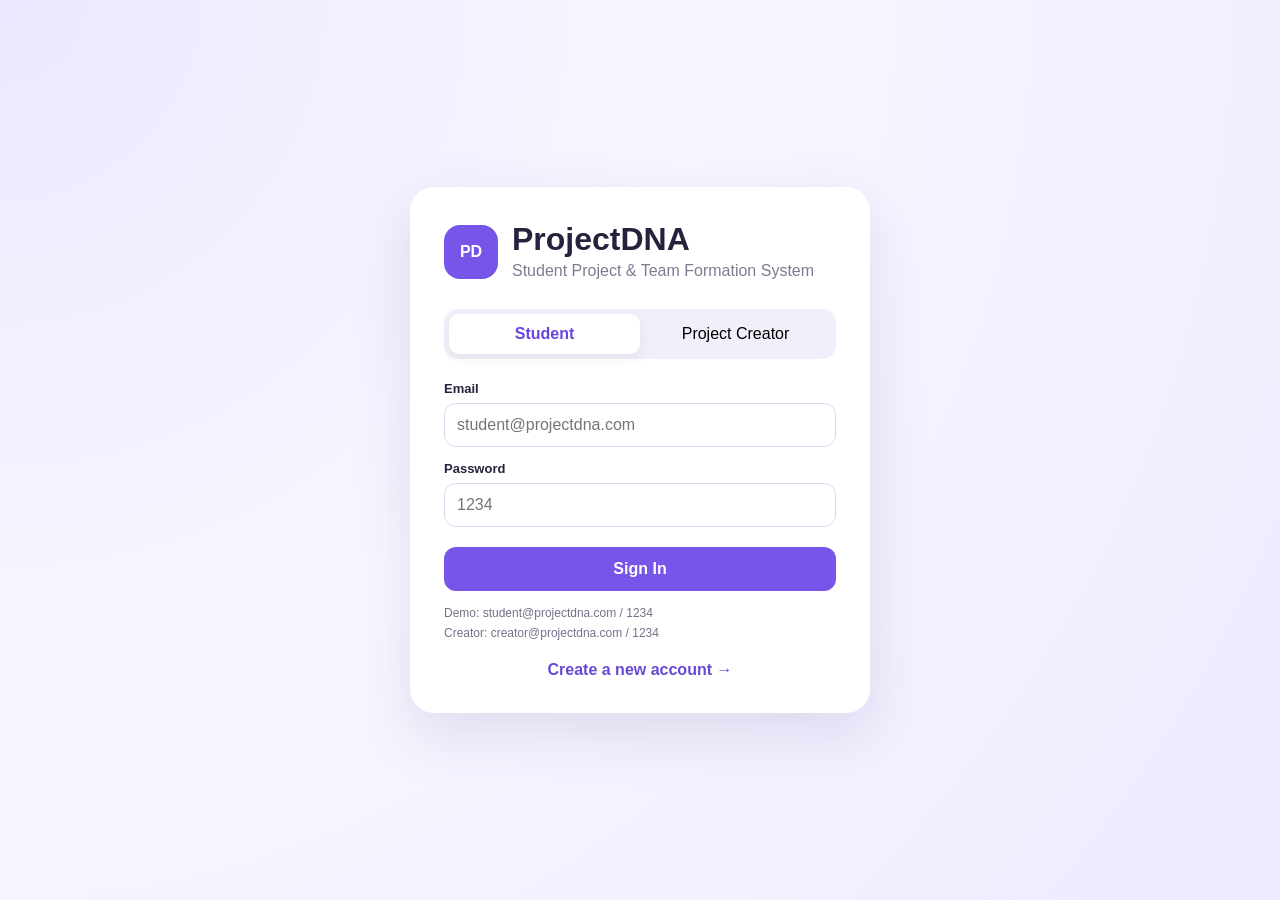
<file: web/index.html>
<!doctype html><html><head><meta charset="UTF-8"><meta name="viewport" content="width=device-width,initial-scale=1"><title>ProjectDNA - Login</title><link rel="stylesheet" href="css/style.css"></head><body class="login-bg"><div class="login-card"><div class="brand"><div class="logo">PD</div><div><h1>ProjectDNA</h1><p>Student Project & Team Formation System</p></div></div><div class="tabs"><button class="tab active" data-type="student">Student</button><button class="tab" data-type="creator">Project Creator</button></div><form id="loginForm"><label>Email</label><input id="email" type="email" required placeholder="student@projectdna.com"><label>Password</label><input id="password" type="password" required placeholder="1234"><button class="primary" type="submit">Sign In</button></form><div id="msg" class="msg"></div><p class="hint">Demo: student@projectdna.com / 1234<br>Creator: creator@projectdna.com / 1234</p><a class="register-link" href="register.html">Create a new account →</a></div><script src="js/app.js"></script></body></html>
</file>
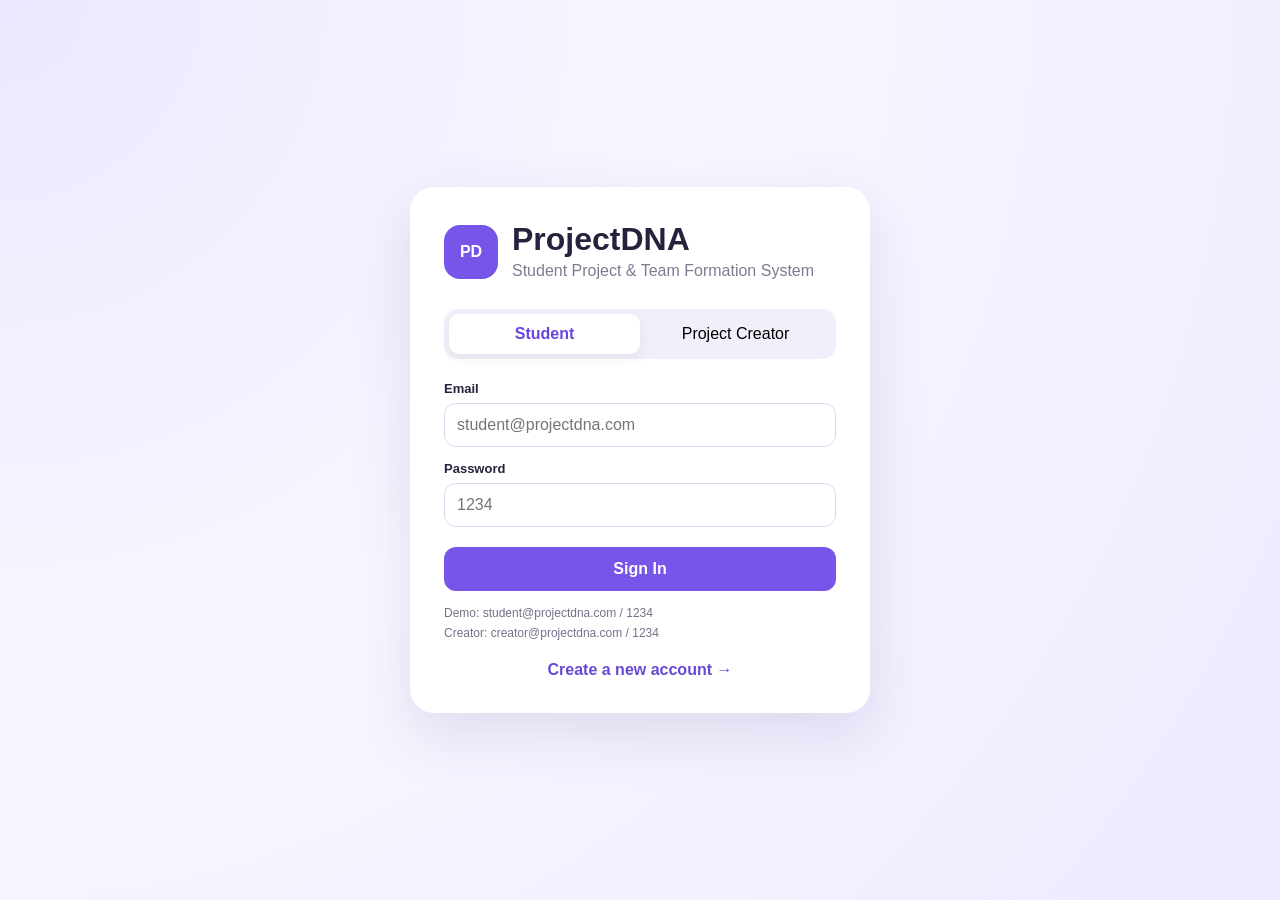
<file: web/contacts.html>
<!doctype html><html><head><meta charset="UTF-8"><meta name="viewport" content="width=device-width,initial-scale=1"><title>Contact & Requests - ProjectDNA</title><link rel="stylesheet" href="css/style.css"></head><body><div id="app"></div><script>window.PAGE='contacts'</script><script src="js/app.js"></script></body></html>
</file>
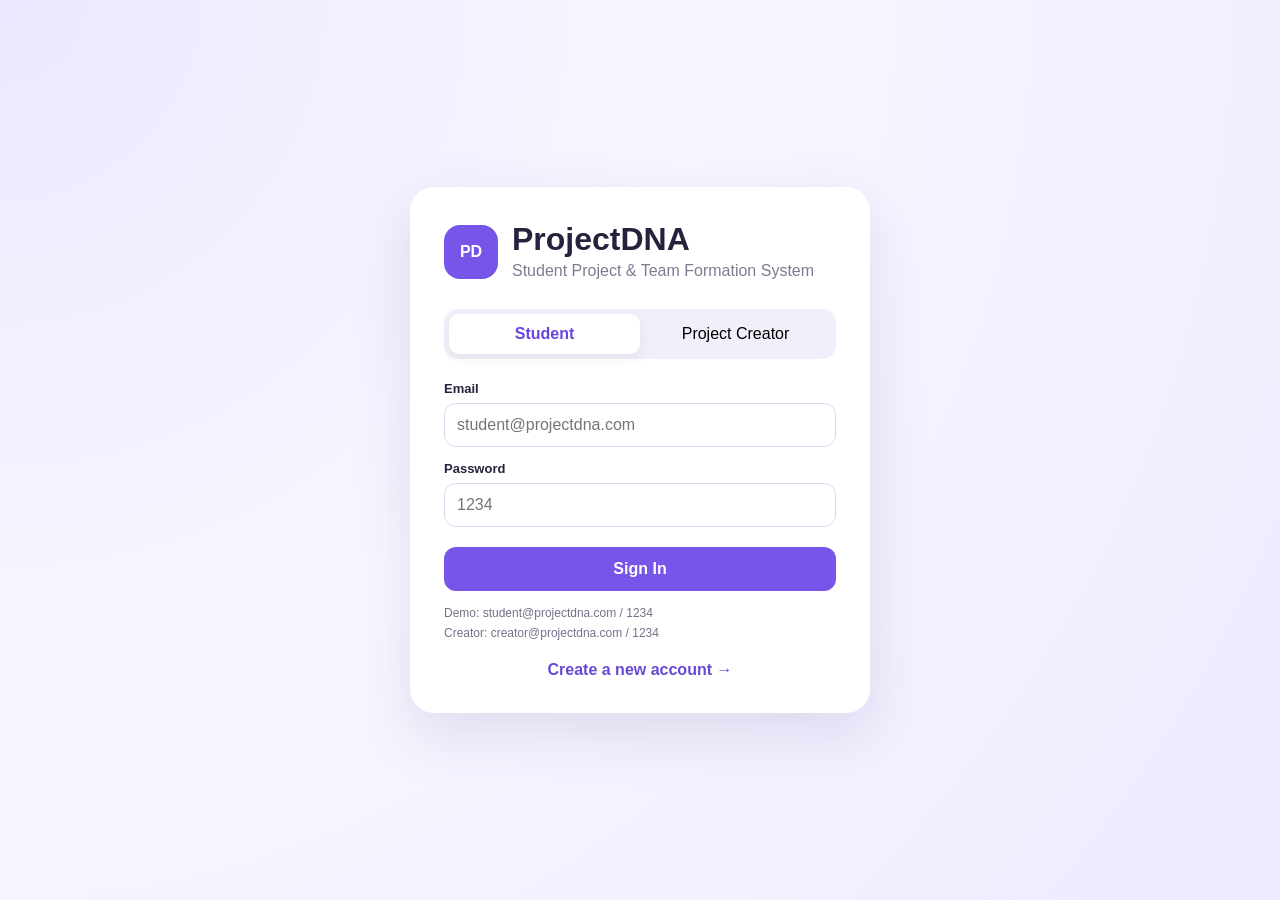
<file: web/creator.html>
<!doctype html><html><head><meta charset="UTF-8"><meta name="viewport" content="width=device-width,initial-scale=1"><title>Creator Dashboard</title><link rel="stylesheet" href="css/style.css"></head><body><div id="app"></div><script>window.PAGE='creatorDashboard'</script><script src="js/app.js"></script></body></html>
</file>
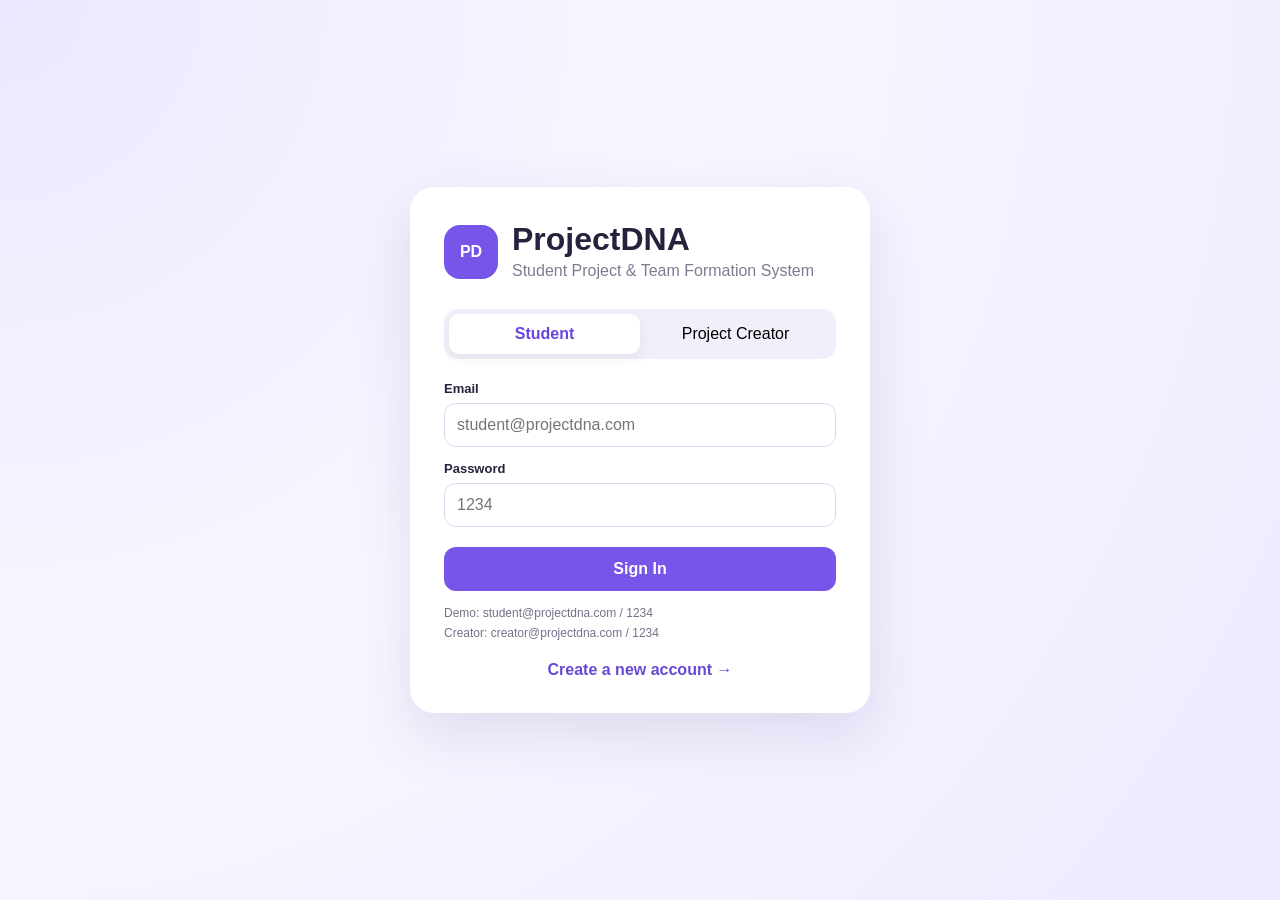
<file: web/dashboard.html>
<!doctype html><html><head><meta charset="UTF-8"><meta name="viewport" content="width=device-width,initial-scale=1"><title>Student Dashboard</title><link rel="stylesheet" href="css/style.css"></head><body><div id="app"></div><script>window.PAGE='studentDashboard'</script><script src="js/app.js"></script></body></html>
</file>
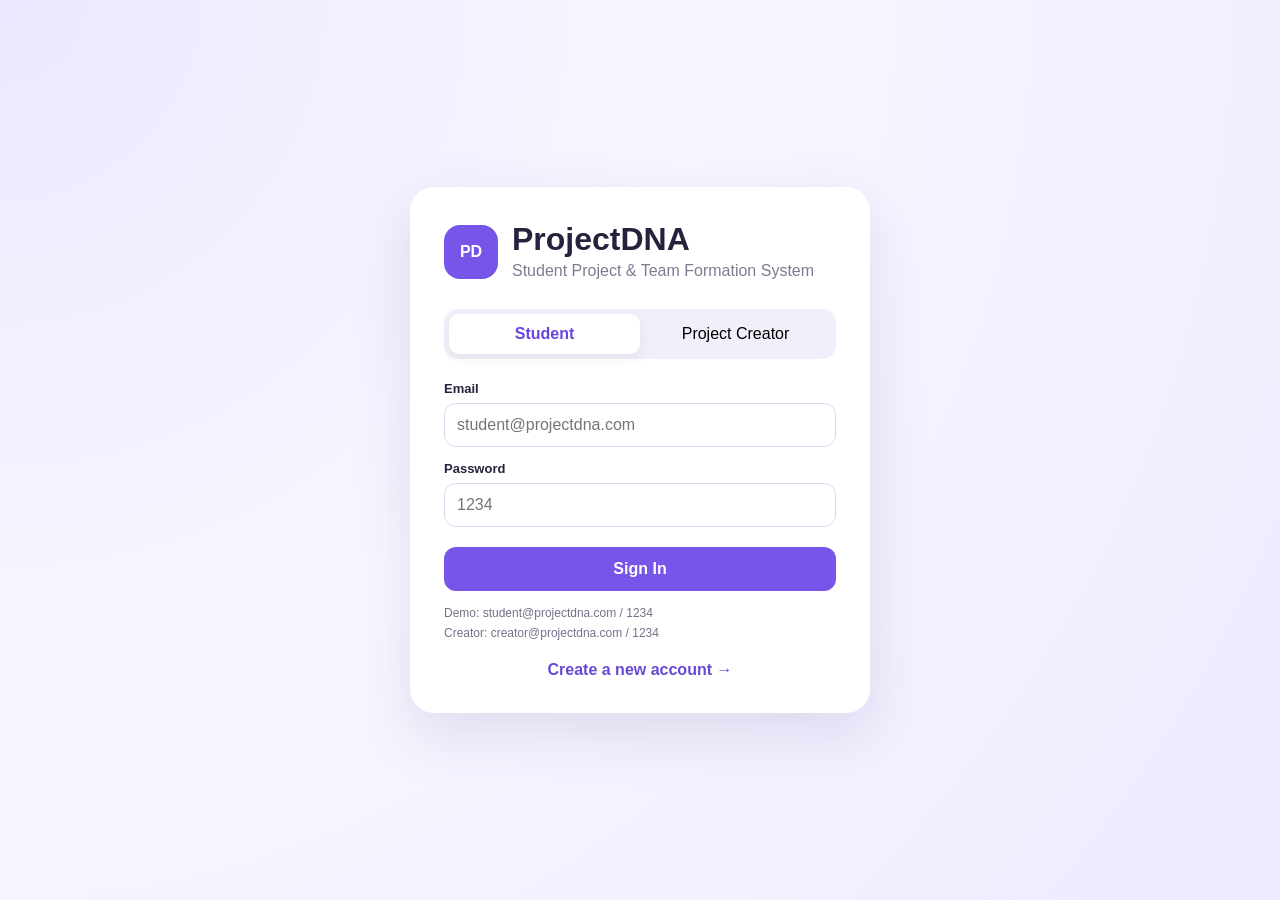
<file: web/profile.html>
<!doctype html><html><head><meta charset="UTF-8"><meta name="viewport" content="width=device-width,initial-scale=1"><title>Profile</title><link rel="stylesheet" href="css/style.css"></head><body><div id="app"></div><script>window.PAGE='profile'</script><script src="js/app.js"></script></body></html>
</file>
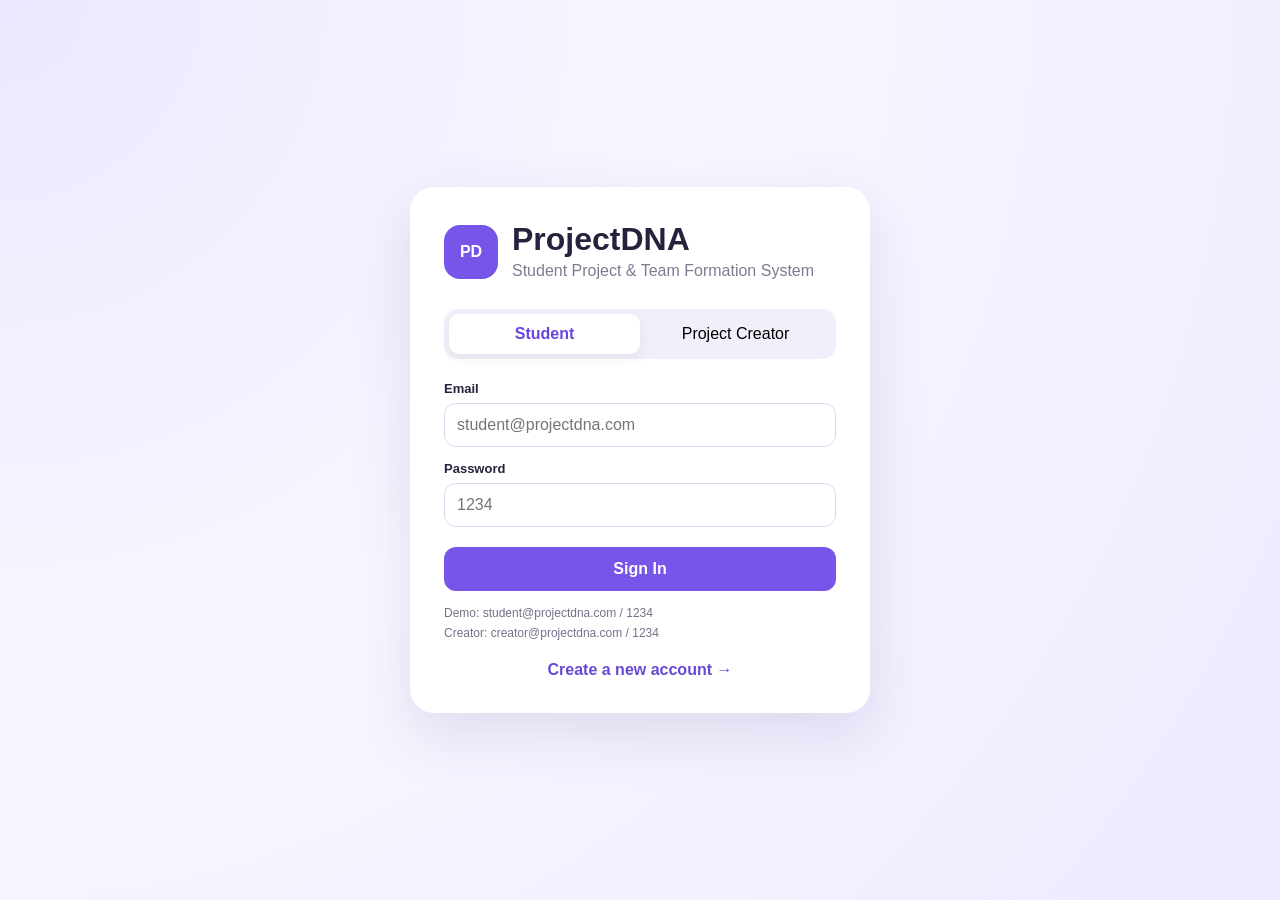
<file: web/projects.html>
<!doctype html><html><head><meta charset="UTF-8"><meta name="viewport" content="width=device-width,initial-scale=1"><title>Projects</title><link rel="stylesheet" href="css/style.css"></head><body><div id="app"></div><script>window.PAGE='projects'</script><script src="js/app.js"></script></body></html>
</file>
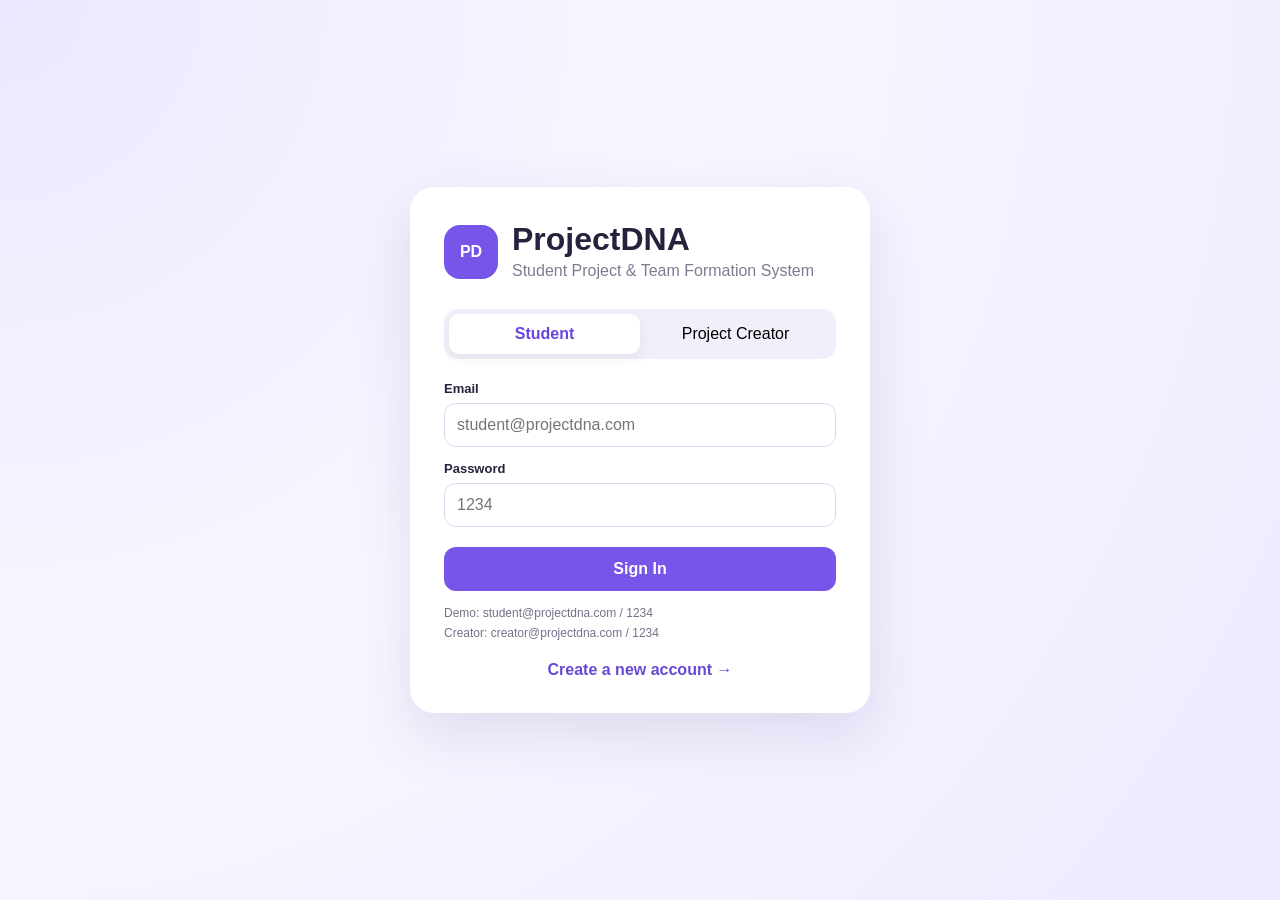
<file: web/recommendations.html>
<!doctype html><html><head><meta charset="UTF-8"><meta name="viewport" content="width=device-width,initial-scale=1"><title>Recommendations</title><link rel="stylesheet" href="css/style.css"></head><body><div id="app"></div><script>window.PAGE='recommendations'</script><script src="js/app.js"></script></body></html>
</file>
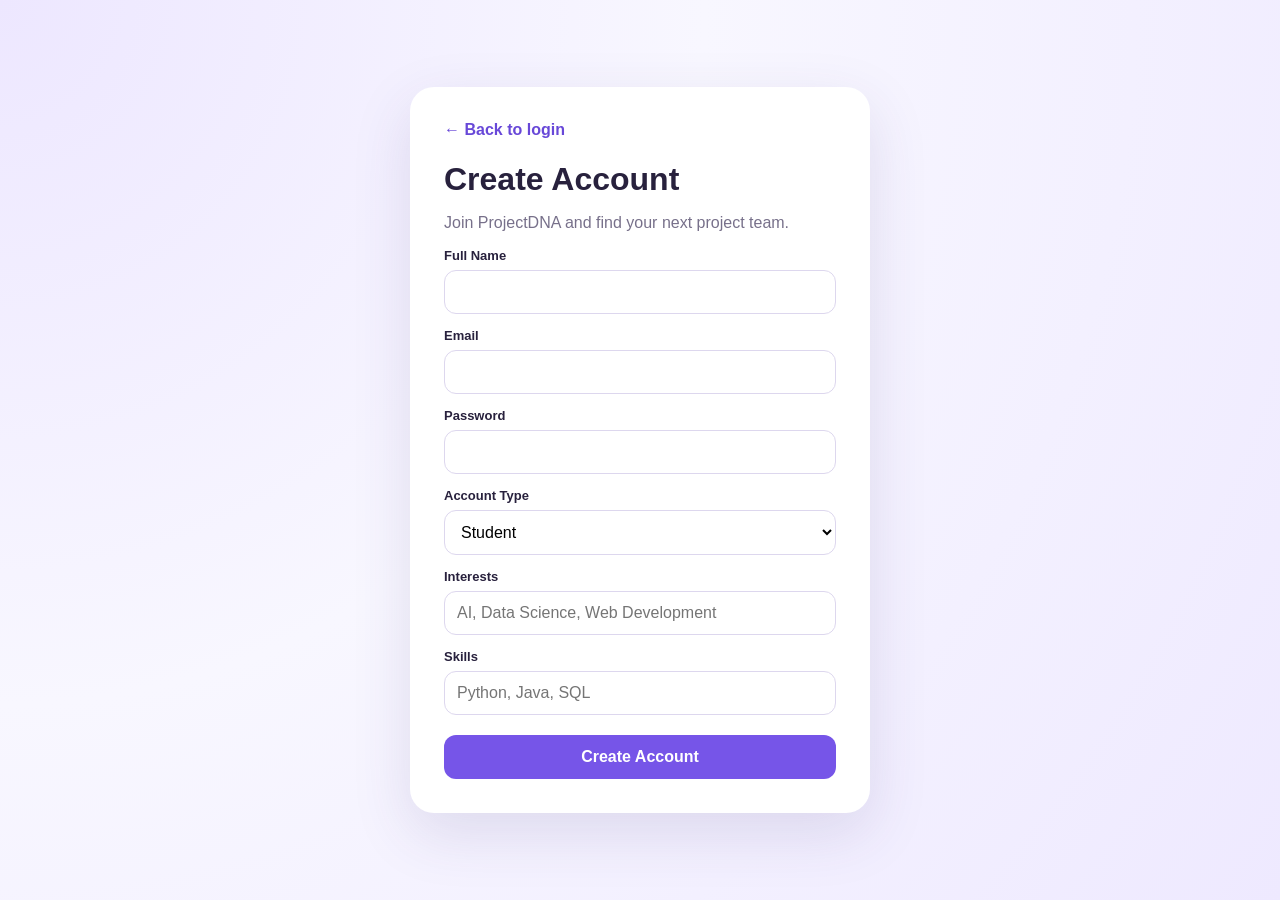
<file: web/register.html>
<!doctype html><html><head><meta charset="UTF-8"><meta name="viewport" content="width=device-width,initial-scale=1"><title>Register - ProjectDNA</title><link rel="stylesheet" href="css/style.css"></head><body class="login-bg"><div class="form-card"><a class="back" href="index.html">← Back to login</a><h1>Create Account</h1><p>Join ProjectDNA and find your next project team.</p><form id="registerForm"><label>Full Name</label><input id="name" required><label>Email</label><input id="email" type="email" required><label>Password</label><input id="password" type="password" required><label>Account Type</label><select id="type"><option value="student">Student</option><option value="creator">Project Creator</option></select><div id="studentFields"><label>Interests</label><input id="interests" placeholder="AI, Data Science, Web Development"><label>Skills</label><input id="skills" placeholder="Python, Java, SQL"></div><div id="creatorFields" class="hidden"><label>Organization / Department</label><input id="organization"><label>Area of Expertise</label><input id="expertise"></div><button class="primary" type="submit">Create Account</button></form><div id="msg" class="msg"></div></div><script src="js/app.js"></script></body></html>
</file>
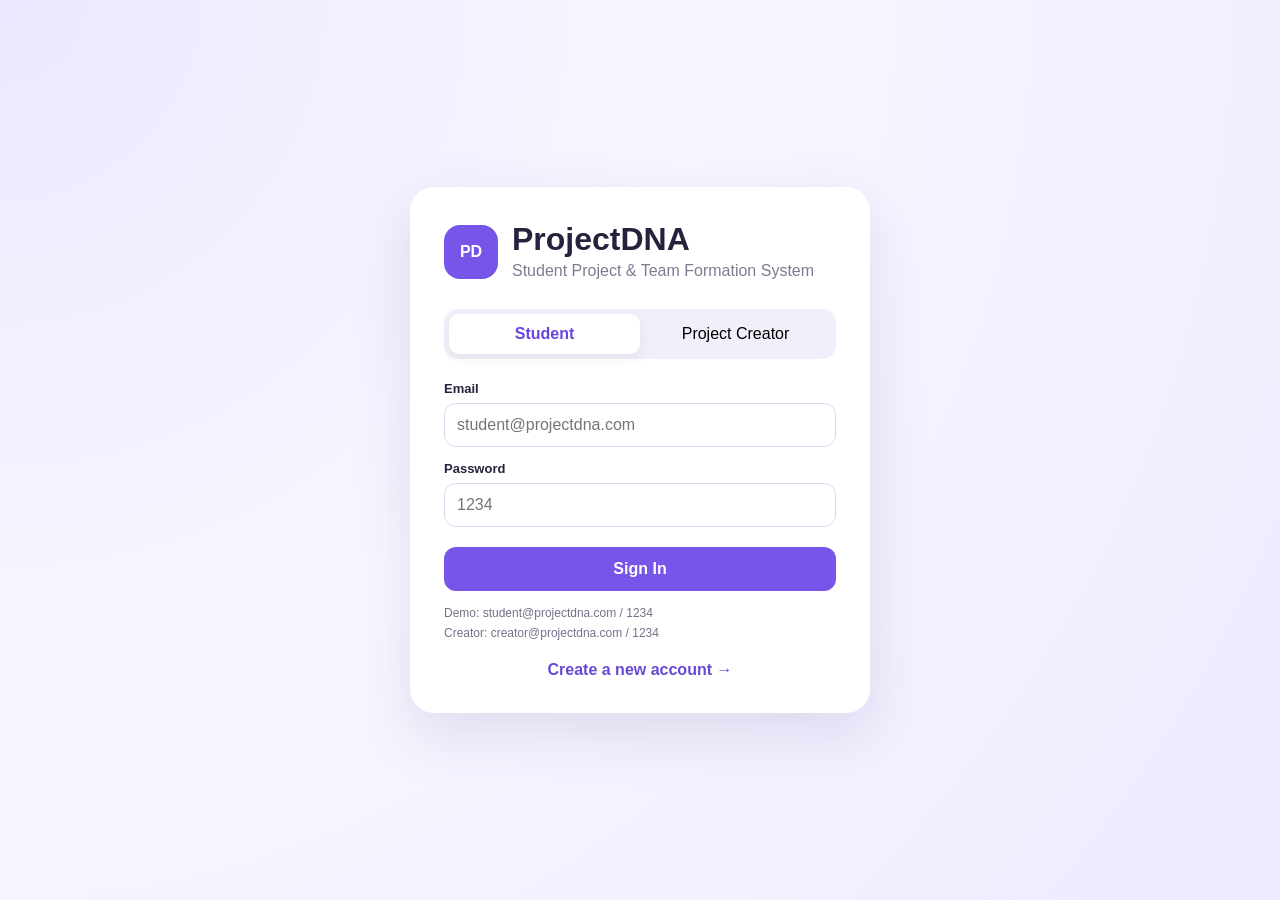
<file: web/team.html>
<!doctype html><html><head><meta charset="UTF-8"><meta name="viewport" content="width=device-width,initial-scale=1"><title>Team Formation</title><link rel="stylesheet" href="css/style.css"></head><body><div id="app"></div><script>window.PAGE='team'</script><script src="js/app.js"></script></body></html>
</file>
<file: web/css/style.css>
*{box-sizing:border-box}body{margin:0;font-family:Inter,Segoe UI,Arial,sans-serif;color:#28213d;background:#f7f5ff}button,input,select{font:inherit}a{text-decoration:none;color:inherit}.login-bg{min-height:100vh;display:grid;place-items:center;background:radial-gradient(circle at top left,#ede7ff,#f8f7ff 45%,#eee9ff)}.login-card,.form-card{width:min(460px,92%);background:#fff;padding:34px;border-radius:24px;box-shadow:0 20px 60px #44327a22}.brand{display:flex;gap:14px;align-items:center;margin-bottom:25px}.logo{width:54px;height:54px;border-radius:16px;background:#7655e8;color:#fff;display:grid;place-items:center;font-weight:800}.brand h1{margin:0}.brand p{margin:4px 0;color:#807a91}.tabs{display:flex;background:#f2effb;padding:5px;border-radius:14px;margin-bottom:22px}.tab{flex:1;border:0;background:transparent;padding:11px;border-radius:10px;cursor:pointer}.tab.active{background:#fff;box-shadow:0 4px 14px #00000010;color:#6945df;font-weight:700}label{display:block;font-size:13px;font-weight:700;margin:14px 0 7px}input,select{width:100%;border:1px solid #ddd7ee;border-radius:12px;padding:12px;background:#fff;outline:none}input:focus,select:focus{border-color:#8c70ec;box-shadow:0 0 0 3px #8c70ec18}.primary{width:100%;border:0;border-radius:12px;padding:13px;margin-top:20px;background:#7655e8;color:#fff;font-weight:700;cursor:pointer}.primary:hover{background:#6543db}.msg{margin-top:15px;padding:10px;border-radius:10px;background:#f2effb;display:none}.msg.show{display:block}.hint{font-size:12px;color:#77708a;line-height:1.7}.register-link{display:block;text-align:center;margin-top:18px;color:#6848d8;font-weight:700}.hidden{display:none}.back{color:#6848d8;font-weight:700}.form-card h1{margin-bottom:4px}.form-card>p{color:#77708a}.layout{min-height:100vh;display:flex}.side{width:235px;background:#211a35;color:#fff;padding:24px;position:fixed;top:0;bottom:0}.side h2{margin:0 0 30px}.side a{display:block;padding:12px 14px;border-radius:10px;color:#cfc8df;margin:5px 0}.side a:hover,.side a.active{background:#7655e8;color:#fff}.main{margin-left:235px;width:calc(100% - 235px);padding:34px}.top{display:flex;justify-content:space-between;align-items:center;margin-bottom:25px}.top h1{margin:0}.muted{color:#77708a}.grid{display:grid;grid-template-columns:repeat(3,1fr);gap:18px}.grid2{display:grid;grid-template-columns:repeat(2,1fr);gap:18px}.card{background:#fff;border:1px solid #ece8f5;border-radius:18px;padding:20px;box-shadow:0 8px 25px #47356d0c}.stat b{font-size:30px;display:block;color:#6040d4}.actions{display:grid;grid-template-columns:repeat(4,1fr);gap:14px;margin-top:18px}.action{background:#fff;padding:20px;border-radius:16px;border:1px solid #ece8f5;font-weight:700}.action span{display:block;font-size:28px;margin-bottom:10px}.tag{display:inline-block;background:#eee9ff;color:#5c40c7;border-radius:20px;padding:6px 10px;font-size:12px;margin:3px}.progress{height:9px;background:#eeeaf5;border-radius:20px;overflow:hidden}.progress i{display:block;height:100%;background:#7655e8}.project{display:flex;justify-content:space-between;gap:20px}.match{min-width:105px;text-align:center}.match strong{font-size:24px;color:#6945df}.tablelike{display:grid;gap:12px}.student{display:flex;justify-content:space-between;align-items:center;gap:15px}.selected{background:#f0ecff;border-color:#8d72ed}.danger{color:#b72f54;cursor:pointer}.smallbtn{border:0;background:#eee9ff;color:#5f42cb;border-radius:9px;padding:9px 12px;cursor:pointer;font-weight:700}.form-grid{display:grid;grid-template-columns:1fr 1fr;gap:15px}.full{grid-column:1/-1}.toast{position:fixed;right:25px;bottom:25px;background:#29203e;color:#fff;padding:14px 18px;border-radius:12px;display:none}.toast.show{display:block}@media(max-width:850px){.side{position:static;width:100%;height:auto}.layout{display:block}.main{margin:0;width:100%;padding:20px}.grid,.grid2,.actions{grid-template-columns:1fr}.form-grid{grid-template-columns:1fr}}
.badge{display:inline-flex;min-width:20px;height:20px;padding:0 6px;align-items:center;justify-content:center;border-radius:20px;background:#ff6b8a;color:#fff;font-size:11px;font-weight:800;float:right}.user-chip{background:#fff;border:1px solid #ece8f5;border-radius:14px;padding:9px 13px;font-weight:700}.user-chip span{display:block;font-size:11px;color:#7b7390;font-weight:500}.hero{display:flex;justify-content:space-between;align-items:center;gap:20px;margin-bottom:18px}.hero h2{margin:6px 0}.eyebrow{font-size:11px;letter-spacing:1.2px;font-weight:800;color:#7655e8}.primary-link{background:#7655e8;color:#fff;padding:12px 16px;border-radius:12px;font-weight:800;white-space:nowrap}.section-head{display:flex;justify-content:space-between;align-items:end;margin:20px 0 12px}.section-head h2{margin:3px 0}.project-main{flex:1}.project-title-row{display:flex;gap:10px;align-items:center}.project-title-row h3{margin:0}.status-pill{display:inline-flex;padding:5px 9px;border-radius:20px;background:#eee9ff;color:#6244ca;font-size:11px;font-weight:800}.status-pill.accepted{background:#e6f8ef;color:#218557}.status-pill.pending{background:#fff4d8;color:#9a6b00}.status-pill.rejected{background:#ffe7ed;color:#ad3454}.good{display:inline-block;margin-top:8px;font-size:11px;font-weight:700;color:#238457}.contact-btn{margin-top:12px}.button-row{display:flex;gap:7px;margin-top:9px;justify-content:center;flex-wrap:wrap}.request{display:flex;justify-content:space-between;gap:18px;align-items:center}.request h3{margin-top:0}.request-actions{display:flex;gap:7px;align-items:center}.reject{background:#ffe8ef;color:#a62e50}.empty{text-align:center;color:#77708a}.contact-stats{background:#f0ecff;border-radius:16px;padding:16px 22px;text-align:center}.contact-stats b{font-size:28px;color:#6848d8;display:block}.contact-stats span{font-size:12px;color:#77708a}.info-card{align-self:start}.formula{margin-top:18px;background:#f3efff;border-radius:12px;padding:14px;color:#5d40c7;font-weight:700;text-align:center}.modal{display:none;position:fixed;inset:0;background:#241a3588;z-index:20;align-items:center;justify-content:center;padding:20px}.modal.show{display:flex}.modal-card{position:relative;width:min(520px,100%);background:#fff;border-radius:22px;padding:26px;box-shadow:0 25px 80px #0004}.modal-close{position:absolute;right:15px;top:12px;border:0;background:#f2effb;border-radius:50%;width:34px;height:34px;font-size:22px;cursor:pointer}.modal textarea{width:100%;border:1px solid #ddd7ee;border-radius:12px;padding:12px;resize:vertical;outline:none}.modal textarea:focus{border-color:#8c70ec;box-shadow:0 0 0 3px #8c70ec18}
@media(max-width:850px){.hero,.request{flex-direction:column;align-items:stretch}.primary-link{text-align:center}.side a{display:inline-block;margin-right:4px}.side h2{margin-bottom:10px}}
.status-pill.open{background:#e6f8ef;color:#218557}.status-pill.closed{background:#ffe7ed;color:#ad3454}.project-closed{opacity:.88}.status-action{margin-top:12px}.close-action{background:#ffe8ef;color:#a62e50}.reopen-action{background:#e6f8ef;color:#218557}

.chat-history{max-height:300px;overflow:auto;background:#f7f5ff;border-radius:14px;padding:14px;margin:12px 0}.chat-row{display:flex;margin:8px 0}.chat-row.mine{justify-content:flex-end}.chat-row.theirs{justify-content:flex-start}.chat-bubble{max-width:78%;padding:10px 13px;border-radius:14px;background:#fff;border:1px solid #e7e1f2;box-shadow:0 3px 10px #47356d0a}.chat-row.mine .chat-bubble{background:#eee9ff;border-color:#ddd2ff}.chat-bubble small{display:block;margin-top:5px;font-size:10px;color:#81798f}
</file>
